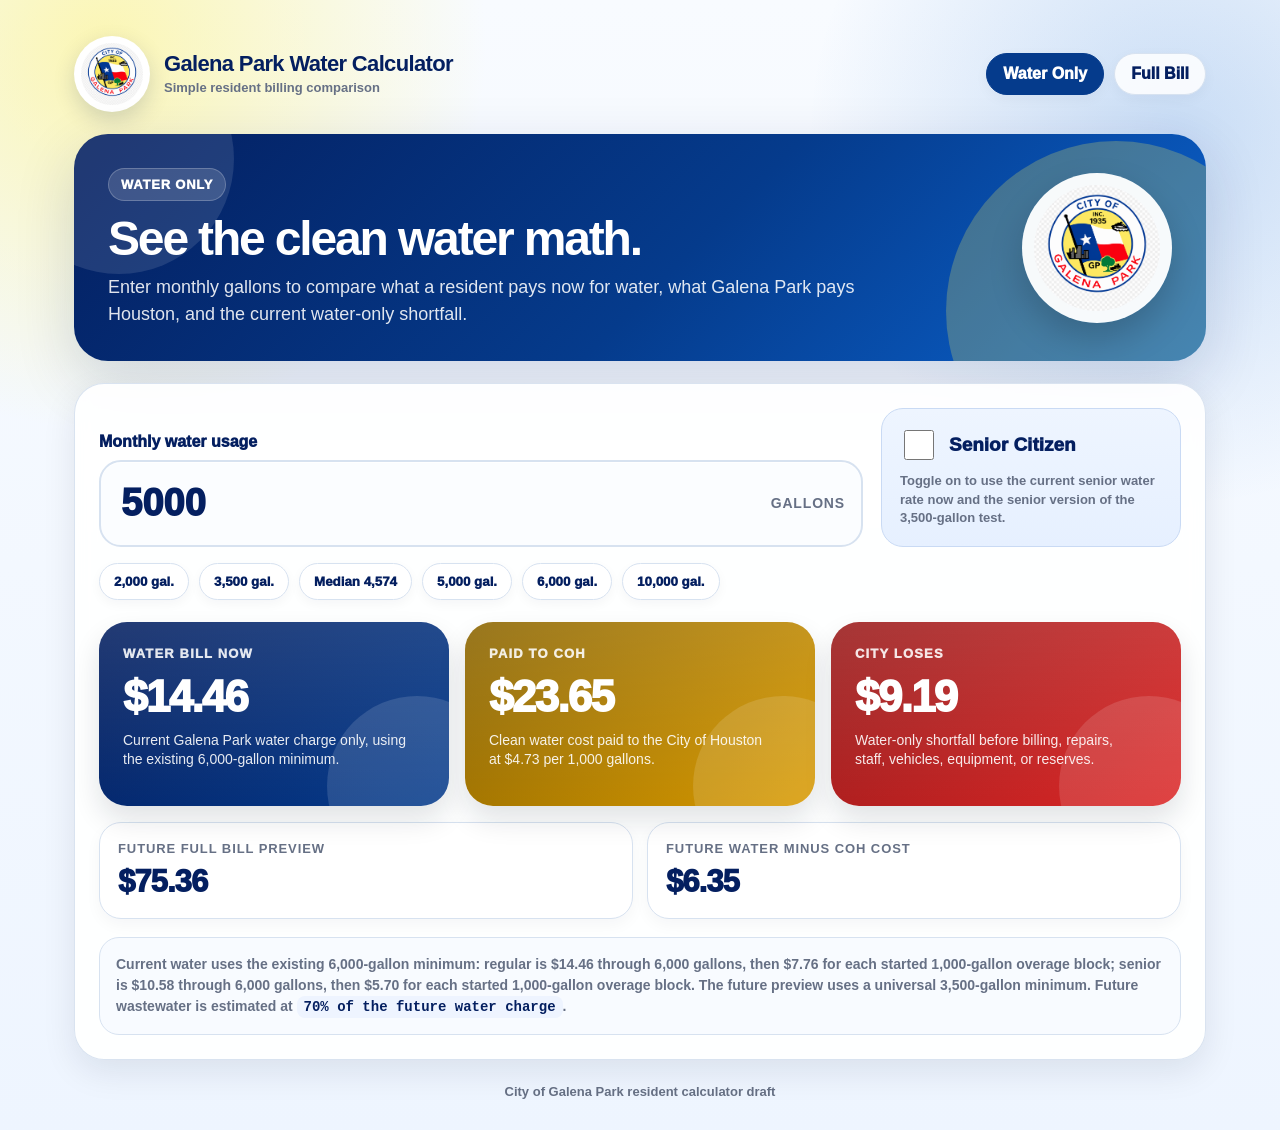
<file: index.html>
<!DOCTYPE html>
<html lang="en">
<head>
  <meta charset="UTF-8">
  <meta name="viewport" content="width=device-width, initial-scale=1.0">
  <title>Water Only Calculator | Galena Park</title>
  <link rel="stylesheet" href="styles.css">
</head>
<body>
  <main class="wrap">
    
<nav class="nav">
  <a class="brand" href="index.html">
    <img class="brand-logo" src="gp-logo.png" alt="City of Galena Park logo">
    <div class="brand-text">
      <strong>Galena Park Water Calculator</strong>
      <span>Simple resident billing comparison</span>
    </div>
  </a>
  <div class="links">
    <a href="index.html" id="nav-water" class="active">Water Only</a>
    <a href="full-bill.html" id="nav-full">Full Bill</a>
  </div>
</nav>

    <section class="hero">
      <div>
        <div class="eyebrow">Water only</div>
        <h1>See the clean water math.</h1>
        <p>Enter monthly gallons to compare what a resident pays now for water, what Galena Park pays Houston, and the current water-only shortfall.</p>
      </div>
      <img src="gp-logo.png" alt="City of Galena Park logo">
    </section>

    
<section class="panel">
  <div class="input-grid">
    <div>
      <label class="title" for="gallons">Monthly water usage</label>
      <div class="input-shell">
        <input id="gallons" type="number" min="0" step="1" value="5000">
      </div>
    </div>
    <div class="toggle-card">
      <label class="toggle-row">
        <input id="seniorToggle" type="checkbox">
        Senior Citizen
      </label>
      <div class="note">Toggle on to use the current senior water rate now and the senior version of the 3,500-gallon test.</div>
    </div>
  </div>
  <div class="chips">
    <button class="chip" onclick="setGallons(2000)">2,000 gal.</button>
    <button class="chip" onclick="setGallons(3500)">3,500 gal.</button>
    <button class="chip" onclick="setGallons(4574)">Median 4,574</button>
    <button class="chip" onclick="setGallons(5000)">5,000 gal.</button>
    <button class="chip" onclick="setGallons(6000)">6,000 gal.</button>
    <button class="chip" onclick="setGallons(10000)">10,000 gal.</button>
  </div>

      <div class="metric-grid">
        <div class="metric blue">
          <div class="kicker">Water bill now</div>
          <div class="amount" id="waterNow">$0.00</div>
          <p>Current Galena Park water charge only, using the existing 6,000-gallon minimum.</p>
        </div>
        <div class="metric gold">
          <div class="kicker">Paid to COH</div>
          <div class="amount" id="paidToCoh">$0.00</div>
          <p>Clean water cost paid to the City of Houston at $4.73 per 1,000 gallons.</p>
        </div>
        <div class="metric red">
          <div class="kicker">City loses</div>
          <div class="amount" id="cityLoss">$0.00</div>
          <p>Water-only shortfall before billing, repairs, staff, vehicles, equipment, or reserves.</p>
        </div>
      </div>

      <div class="subgrid">
        <div class="subbox">
          <h3>Future full bill preview</h3>
          <div class="subamt" id="futureTotal">$0.00</div>
        </div>
        <div class="subbox">
          <h3>Future water minus COH cost</h3>
          <div class="subamt" id="futureWaterMargin">$0.00</div>
        </div>
      </div>

      <div class="footnote">
        Current water uses the existing 6,000-gallon minimum: regular is $14.46 through 6,000 gallons, then $7.76 for each started 1,000-gallon overage block; senior is $10.58 through 6,000 gallons, then $5.70 for each started 1,000-gallon overage block. The future preview uses a universal 3,500-gallon minimum. Future wastewater is estimated at <span class="formula">70% of the future water charge</span>.
      </div>
    </section>
    <div class="footer">City of Galena Park resident calculator draft</div>
  </main>
  <script src="calculator.js"></script>
</body>
</html>
</file>
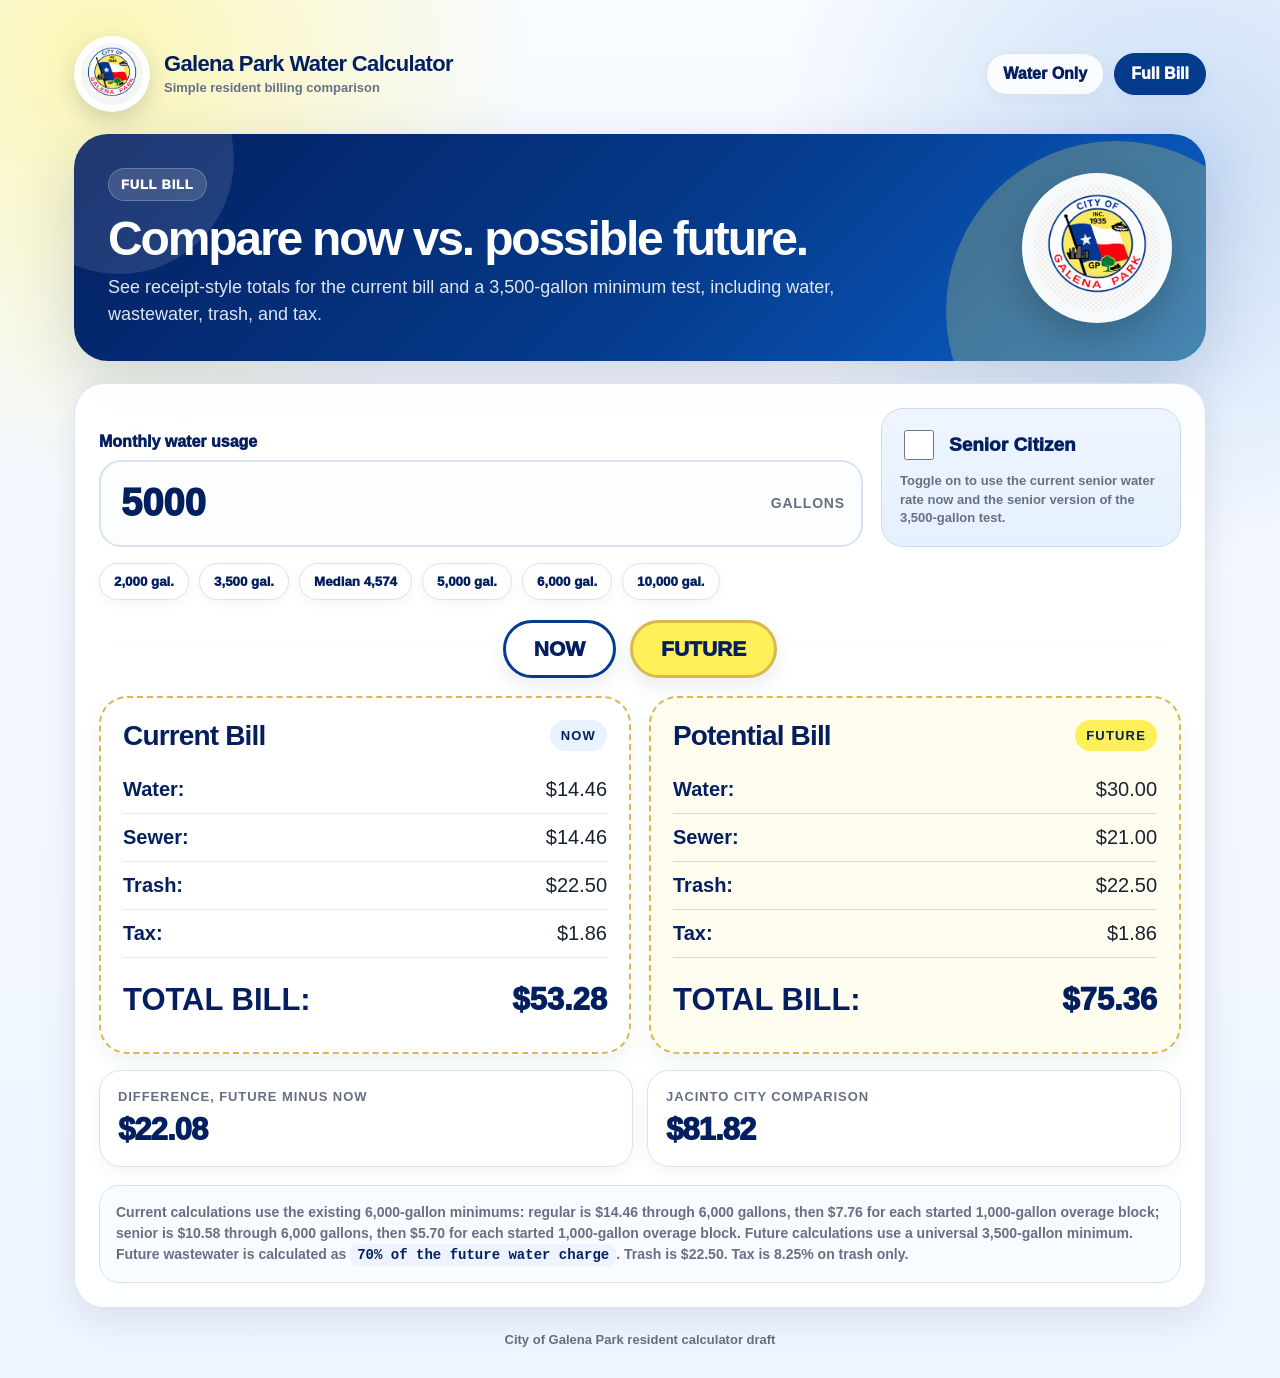
<file: full-bill.html>
<!DOCTYPE html>
<html lang="en">
<head>
  <meta charset="UTF-8">
  <meta name="viewport" content="width=device-width, initial-scale=1.0">
  <title>Full Bill Comparison | Galena Park</title>
  <link rel="stylesheet" href="styles.css">
</head>
<body>
  <main class="wrap">
    
<nav class="nav">
  <a class="brand" href="index.html">
    <img class="brand-logo" src="gp-logo.png" alt="City of Galena Park logo">
    <div class="brand-text">
      <strong>Galena Park Water Calculator</strong>
      <span>Simple resident billing comparison</span>
    </div>
  </a>
  <div class="links">
    <a href="index.html" id="nav-water">Water Only</a>
    <a href="full-bill.html" id="nav-full" class="active">Full Bill</a>
  </div>
</nav>

    <section class="hero">
      <div>
        <div class="eyebrow">Full bill</div>
        <h1>Compare now vs. possible future.</h1>
        <p>See receipt-style totals for the current bill and a 3,500-gallon minimum test, including water, wastewater, trash, and tax.</p>
      </div>
      <img src="gp-logo.png" alt="City of Galena Park logo">
    </section>

    
<section class="panel">
  <div class="input-grid">
    <div>
      <label class="title" for="gallons">Monthly water usage</label>
      <div class="input-shell">
        <input id="gallons" type="number" min="0" step="1" value="5000">
      </div>
    </div>
    <div class="toggle-card">
      <label class="toggle-row">
        <input id="seniorToggle" type="checkbox">
        Senior Citizen
      </label>
      <div class="note">Toggle on to use the current senior water rate now and the senior version of the 3,500-gallon test.</div>
    </div>
  </div>
  <div class="chips">
    <button class="chip" onclick="setGallons(2000)">2,000 gal.</button>
    <button class="chip" onclick="setGallons(3500)">3,500 gal.</button>
    <button class="chip" onclick="setGallons(4574)">Median 4,574</button>
    <button class="chip" onclick="setGallons(5000)">5,000 gal.</button>
    <button class="chip" onclick="setGallons(6000)">6,000 gal.</button>
    <button class="chip" onclick="setGallons(10000)">10,000 gal.</button>
  </div>

      <div class="bubbles">
        <div class="bubble now">NOW</div>
        <div class="bubble future">FUTURE</div>
      </div>

      <div class="compare">
        <section class="receipt now">
          <h2>Current Bill <span class="badge">NOW</span></h2>
          <div class="row"><strong>Water:</strong><span id="currentWater">$0.00</span></div>
          <div class="row"><strong>Sewer:</strong><span id="currentSewer">$0.00</span></div>
          <div class="row"><strong>Trash:</strong><span id="currentTrash">$0.00</span></div>
          <div class="row"><strong>Tax:</strong><span id="currentTax">$0.00</span></div>
          <div class="row total"><strong>TOTAL BILL:</strong><span id="currentTotal">$0.00</span></div>
        </section>

        <section class="receipt future">
          <h2>Potential Bill <span class="badge">FUTURE</span></h2>
          <div class="row"><strong>Water:</strong><span id="futureWater">$0.00</span></div>
          <div class="row"><strong>Sewer:</strong><span id="futureSewer">$0.00</span></div>
          <div class="row"><strong>Trash:</strong><span id="futureTrash">$0.00</span></div>
          <div class="row"><strong>Tax:</strong><span id="futureTax">$0.00</span></div>
          <div class="row total"><strong>TOTAL BILL:</strong><span id="futureTotal">$0.00</span></div>
        </section>
      </div>

      <div class="subgrid">
        <div class="subbox">
          <h3>Difference, future minus now</h3>
          <div class="subamt" id="futureDifference">$0.00</div>
        </div>
        <div class="subbox">
          <h3>Jacinto City comparison</h3>
          <div class="subamt" id="jacintoTotal">$0.00</div>
        </div>
      </div>

      <div class="footnote">
        Current calculations use the existing 6,000-gallon minimums: regular is $14.46 through 6,000 gallons, then $7.76 for each started 1,000-gallon overage block; senior is $10.58 through 6,000 gallons, then $5.70 for each started 1,000-gallon overage block. Future calculations use a universal 3,500-gallon minimum. Future wastewater is calculated as <span class="formula">70% of the future water charge</span>. Trash is $22.50. Tax is 8.25% on trash only.
      </div>
    </section>
    <div class="footer">City of Galena Park resident calculator draft</div>
  </main>
  <script src="calculator.js"></script>
</body>
</html>
</file>
<file: styles.css>
:root{
  --navy:#053B8C;
  --navy-2:#041f60;
  --blue:#0b63ce;
  --red:#ee1c25;
  --yellow:#fff05a;
  --gold:#d9b84f;
  --green:#11824a;
  --green-2:#0f6b3e;
  --ink:#182230;
  --muted:#667085;
  --line:#d7e2f0;
  --soft:#f5f9ff;
  --card:#ffffff;
  --paper:#fffdf3;
  --shadow:0 20px 60px rgba(4,31,96,.16);
  --shadow-soft:0 12px 34px rgba(16,24,40,.09);
}
*{box-sizing:border-box}
html{scroll-behavior:smooth}
body{
  margin:0;
  font-family:Inter, Arial, Helvetica, sans-serif;
  color:var(--ink);
  background:
    radial-gradient(circle at 8% 4%, rgba(255,240,90,.45), transparent 24%),
    radial-gradient(circle at 92% 12%, rgba(11,99,206,.20), transparent 24%),
    linear-gradient(180deg,#f8fbff 0%,#eef5ff 100%);
}
button,input{font-family:inherit}
.wrap{max-width:1180px;margin:0 auto;padding:24px}
.nav{
  display:flex;
  align-items:center;
  justify-content:space-between;
  gap:18px;
  padding:12px 0 22px;
}
.brand{display:flex;align-items:center;gap:14px;text-decoration:none}
.brand-logo{
  width:76px;height:76px;border-radius:50%;background:white;padding:7px;
  box-shadow:0 8px 22px rgba(4,31,96,.16);object-fit:contain
}
.brand-text strong{display:block;color:var(--navy-2);font-size:22px;letter-spacing:-.03em;line-height:1}
.brand-text span{display:block;color:var(--muted);font-size:13px;margin-top:5px;font-weight:800}
.links{display:flex;gap:10px;flex-wrap:wrap}
.links a{
  text-decoration:none;background:rgba(255,255,255,.85);border:1px solid var(--line);
  color:var(--navy-2);font-weight:950;padding:11px 16px;border-radius:999px;
  box-shadow:0 4px 14px rgba(16,24,40,.04)
}
.links a.active{background:var(--navy);border-color:var(--navy);color:white}
.hero{
  position:relative;overflow:hidden;
  background:linear-gradient(135deg,var(--navy-2),var(--navy) 54%,#0b63ce);
  color:white;border-radius:34px;padding:34px;box-shadow:var(--shadow);
  display:grid;grid-template-columns:1fr 150px;align-items:center;gap:24px;
}
.hero:before{
  content:"";position:absolute;inset:auto -80px -120px auto;width:340px;height:340px;border-radius:50%;
  background:rgba(255,240,90,.24)
}
.hero:after{
  content:"";position:absolute;left:-70px;top:-90px;width:230px;height:230px;border-radius:50%;
  background:rgba(255,255,255,.11)
}
.hero > *{position:relative;z-index:1}
.eyebrow{
  display:inline-flex;align-items:center;gap:8px;background:rgba(255,255,255,.14);
  border:1px solid rgba(255,255,255,.22);border-radius:999px;padding:8px 12px;
  font-size:13px;font-weight:950;letter-spacing:.06em;text-transform:uppercase;margin-bottom:14px
}
.hero h1{font-size:48px;line-height:.98;margin:0 0 12px;letter-spacing:-.045em}
.hero p{font-size:18px;line-height:1.48;margin:0;color:rgba(255,255,255,.88);max-width:760px}
.hero img{width:150px;height:150px;object-fit:contain;background:rgba(255,255,255,.96);border-radius:50%;padding:12px;box-shadow:0 16px 34px rgba(0,0,0,.18)}
.panel{
  background:rgba(255,255,255,.92);backdrop-filter:blur(10px);
  border:1px solid rgba(215,226,240,.95);box-shadow:var(--shadow-soft);
  border-radius:30px;padding:24px;margin-top:22px
}
.input-grid{display:grid;grid-template-columns:1fr 300px;gap:18px;align-items:end}
label.title{display:block;color:var(--navy-2);font-size:16px;font-weight:950;margin-bottom:9px}
.input-shell{position:relative}
.input-shell:after{
  content:"gallons";position:absolute;right:18px;top:50%;transform:translateY(-50%);
  color:var(--muted);font-weight:900;font-size:14px;text-transform:uppercase;letter-spacing:.06em
}
input[type=number]{
  width:100%;padding:20px 110px 20px 20px;border:2px solid var(--line);border-radius:22px;
  background:#fbfdff;color:var(--navy-2);font-size:38px;font-weight:950;outline:none;
  box-shadow:inset 0 1px 0 rgba(255,255,255,.9)
}
input[type=number]:focus{border-color:var(--blue);box-shadow:0 0 0 5px rgba(11,99,206,.12)}
.toggle-card{
  background:linear-gradient(180deg,#eef5ff,#e6f0ff);border:1px solid #c9daf4;border-radius:22px;padding:18px
}
.toggle-row{display:flex;align-items:center;gap:12px;color:var(--navy-2);font-size:19px;font-weight:950;cursor:pointer;user-select:none}
input[type=checkbox]{width:30px;height:30px;accent-color:var(--navy)}
.note{font-size:13px;color:var(--muted);line-height:1.42;margin-top:9px;font-weight:650}
.chips{display:flex;flex-wrap:wrap;gap:10px;margin-top:16px}
.chip{
  border:1px solid var(--line);background:#ffffff;color:var(--navy-2);padding:10px 14px;border-radius:999px;
  font-weight:950;cursor:pointer;box-shadow:0 4px 12px rgba(16,24,40,.04)
}
.chip:hover{background:#eef5ff;border-color:#bfd3f1}
.metric-grid{display:grid;grid-template-columns:repeat(3,1fr);gap:16px;margin-top:22px}
.metric{
  border-radius:28px;color:white;padding:24px;min-height:184px;position:relative;overflow:hidden;box-shadow:0 14px 28px rgba(16,24,40,.12)
}
.metric:before{content:"";position:absolute;inset:0;background:linear-gradient(180deg,rgba(255,255,255,.12),transparent)}
.metric:after{content:"";position:absolute;right:-58px;bottom:-70px;width:180px;height:180px;border-radius:50%;background:rgba(255,255,255,.13)}
.metric > *{position:relative;z-index:1}
.metric.blue{background:linear-gradient(135deg,var(--navy-2),var(--navy))}
.metric.red{background:linear-gradient(135deg,#991b1b,#dc2626)}
.metric.gold{background:linear-gradient(135deg,#8a6400,#d99a00)}
.metric.green{background:linear-gradient(135deg,var(--green-2),var(--green))}
.kicker{font-size:13px;font-weight:950;letter-spacing:.09em;text-transform:uppercase;opacity:.88;margin-bottom:14px}
.amount{font-size:44px;font-weight:950;line-height:1;margin-bottom:12px;letter-spacing:-.04em}
.metric p{margin:0;font-size:14px;line-height:1.38;opacity:.9;max-width:285px}
.bubbles{display:flex;justify-content:center;gap:14px;flex-wrap:wrap;margin-top:20px}
.bubble{
  border-radius:999px;padding:14px 28px;font-size:21px;font-weight:950;border:3px solid;box-shadow:0 8px 20px rgba(16,24,40,.08)
}
.bubble.now{background:white;color:var(--navy-2);border-color:var(--navy)}
.bubble.future{background:var(--yellow);color:var(--navy-2);border-color:var(--gold)}
.compare{display:grid;grid-template-columns:1fr 1fr;gap:18px;margin-top:18px}
.receipt{
  background:var(--paper);border:2px dashed var(--gold);border-radius:28px;padding:22px;box-shadow:0 8px 20px rgba(16,24,40,.05)
}
.receipt.now{background:#fff}
.receipt.future{background:#fffdf0}
.receipt h2{display:flex;align-items:center;justify-content:space-between;gap:12px;margin:0 0 14px;color:var(--navy-2);font-size:28px;letter-spacing:-.03em}
.badge{display:inline-block;font-size:13px;text-transform:uppercase;letter-spacing:.09em;border-radius:999px;padding:8px 11px;background:#eaf2ff;color:var(--navy-2);white-space:nowrap}
.future .badge{background:var(--yellow)}
.row{display:grid;grid-template-columns:1fr auto;gap:16px;border-bottom:1px solid #eadb9c;padding:12px 0;font-size:20px}
.now .row{border-bottom-color:#e6e9ef}
.row strong{color:var(--navy-2)}
.row.total{border-bottom:0;margin-top:8px;padding-top:16px;font-size:31px;font-weight:950;color:var(--navy-2)}
.subgrid{display:grid;grid-template-columns:repeat(2,1fr);gap:14px;margin-top:16px}
.subbox{border:1px solid var(--line);border-radius:22px;padding:18px;background:white;box-shadow:0 6px 16px rgba(16,24,40,.04)}
.subbox h3{margin:0 0 8px;font-size:13px;text-transform:uppercase;letter-spacing:.07em;color:var(--muted)}
.subbox .subamt{font-size:31px;font-weight:950;color:var(--navy-2);letter-spacing:-.03em}
.footnote{margin-top:18px;background:#f8fbff;border:1px solid var(--line);border-radius:20px;padding:16px;color:var(--muted);font-size:14px;line-height:1.52;font-weight:650}
.formula{font-family:ui-monospace,SFMono-Regular,Menlo,Consolas,monospace;background:#eef4ff;padding:3px 7px;border-radius:8px;color:var(--navy-2);font-weight:900}
.footer{color:var(--muted);text-align:center;font-size:13px;font-weight:700;margin:24px 0 8px}
@media(max-width:900px){
  .wrap{padding:16px}.nav{align-items:flex-start;flex-direction:column}.hero{grid-template-columns:1fr;padding:26px}.hero img{display:none}
  .hero h1{font-size:34px}.input-grid,.metric-grid,.compare,.subgrid{grid-template-columns:1fr}
  input[type=number]{font-size:32px}.amount{font-size:38px}
}
@media print{
  body{background:white}.wrap{max-width:none;padding:12px}.nav,.chips{display:none}.hero,.panel{box-shadow:none}
}
</file>
